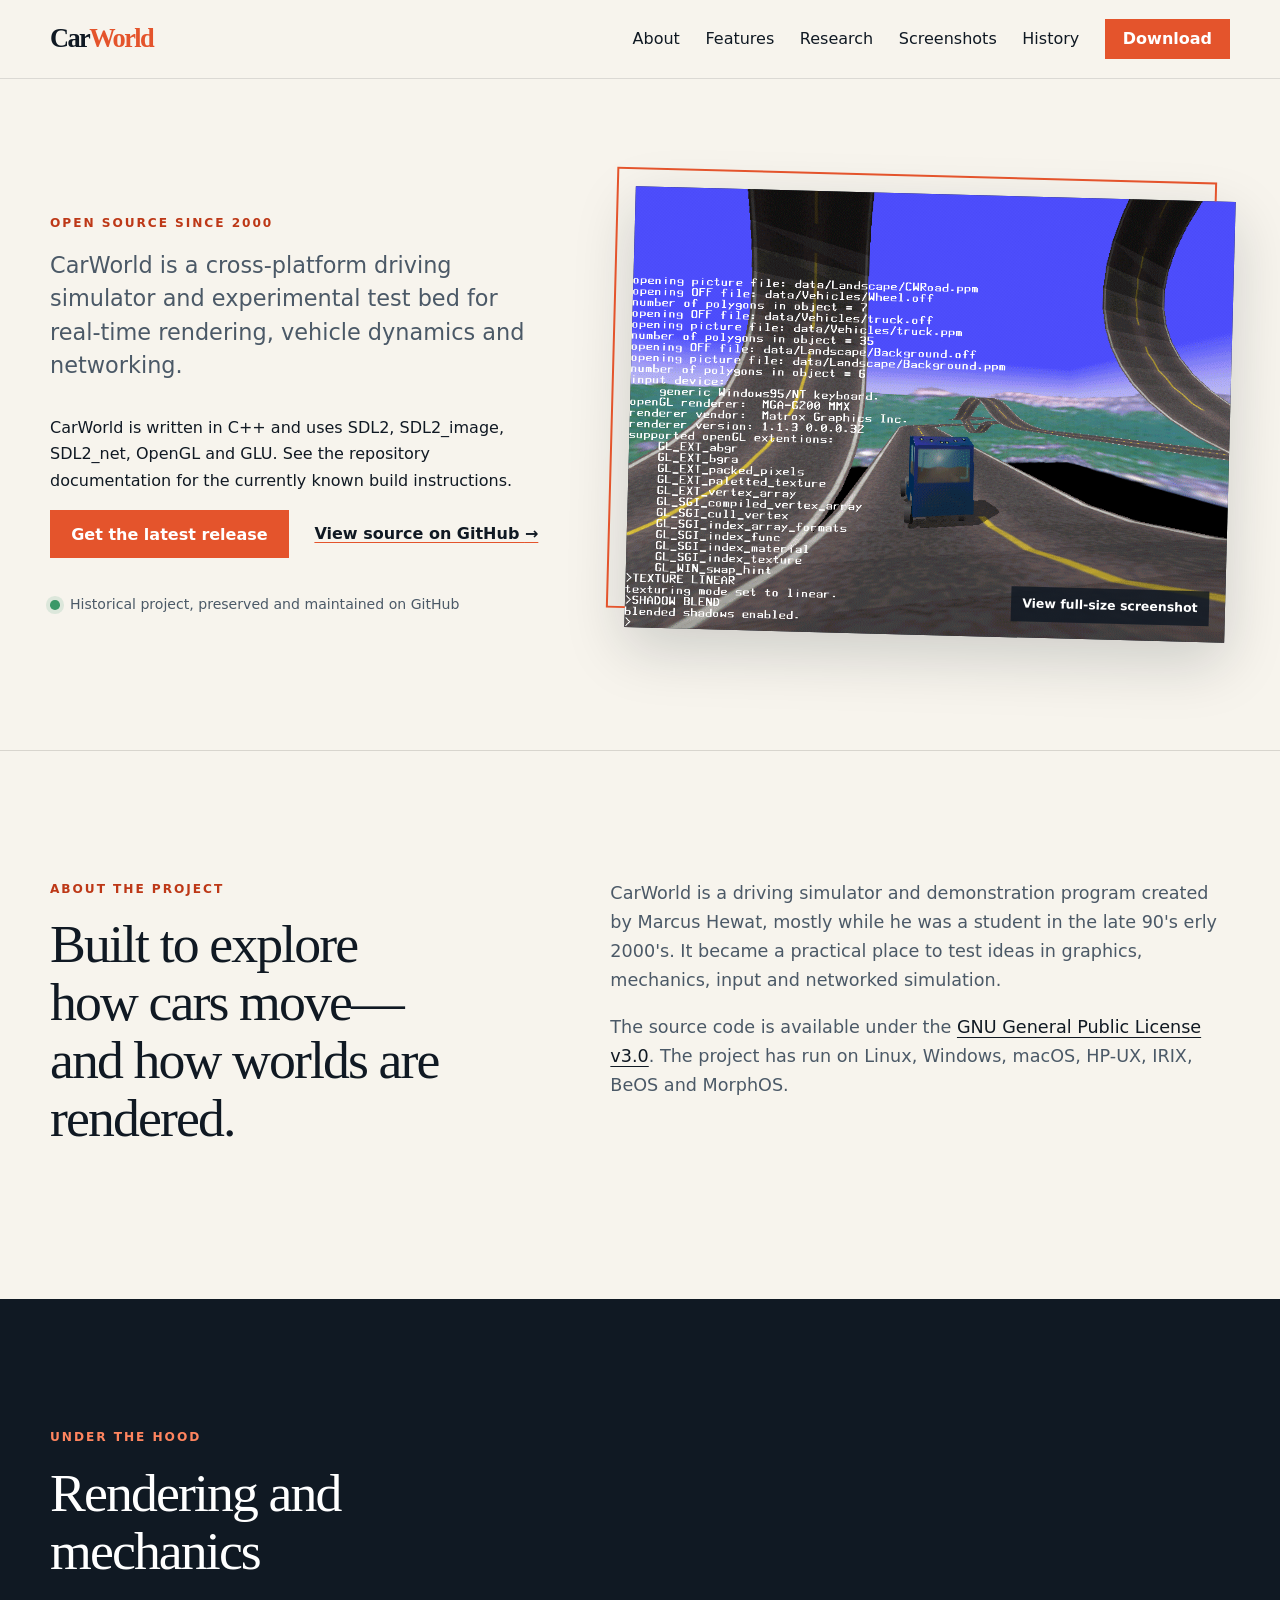
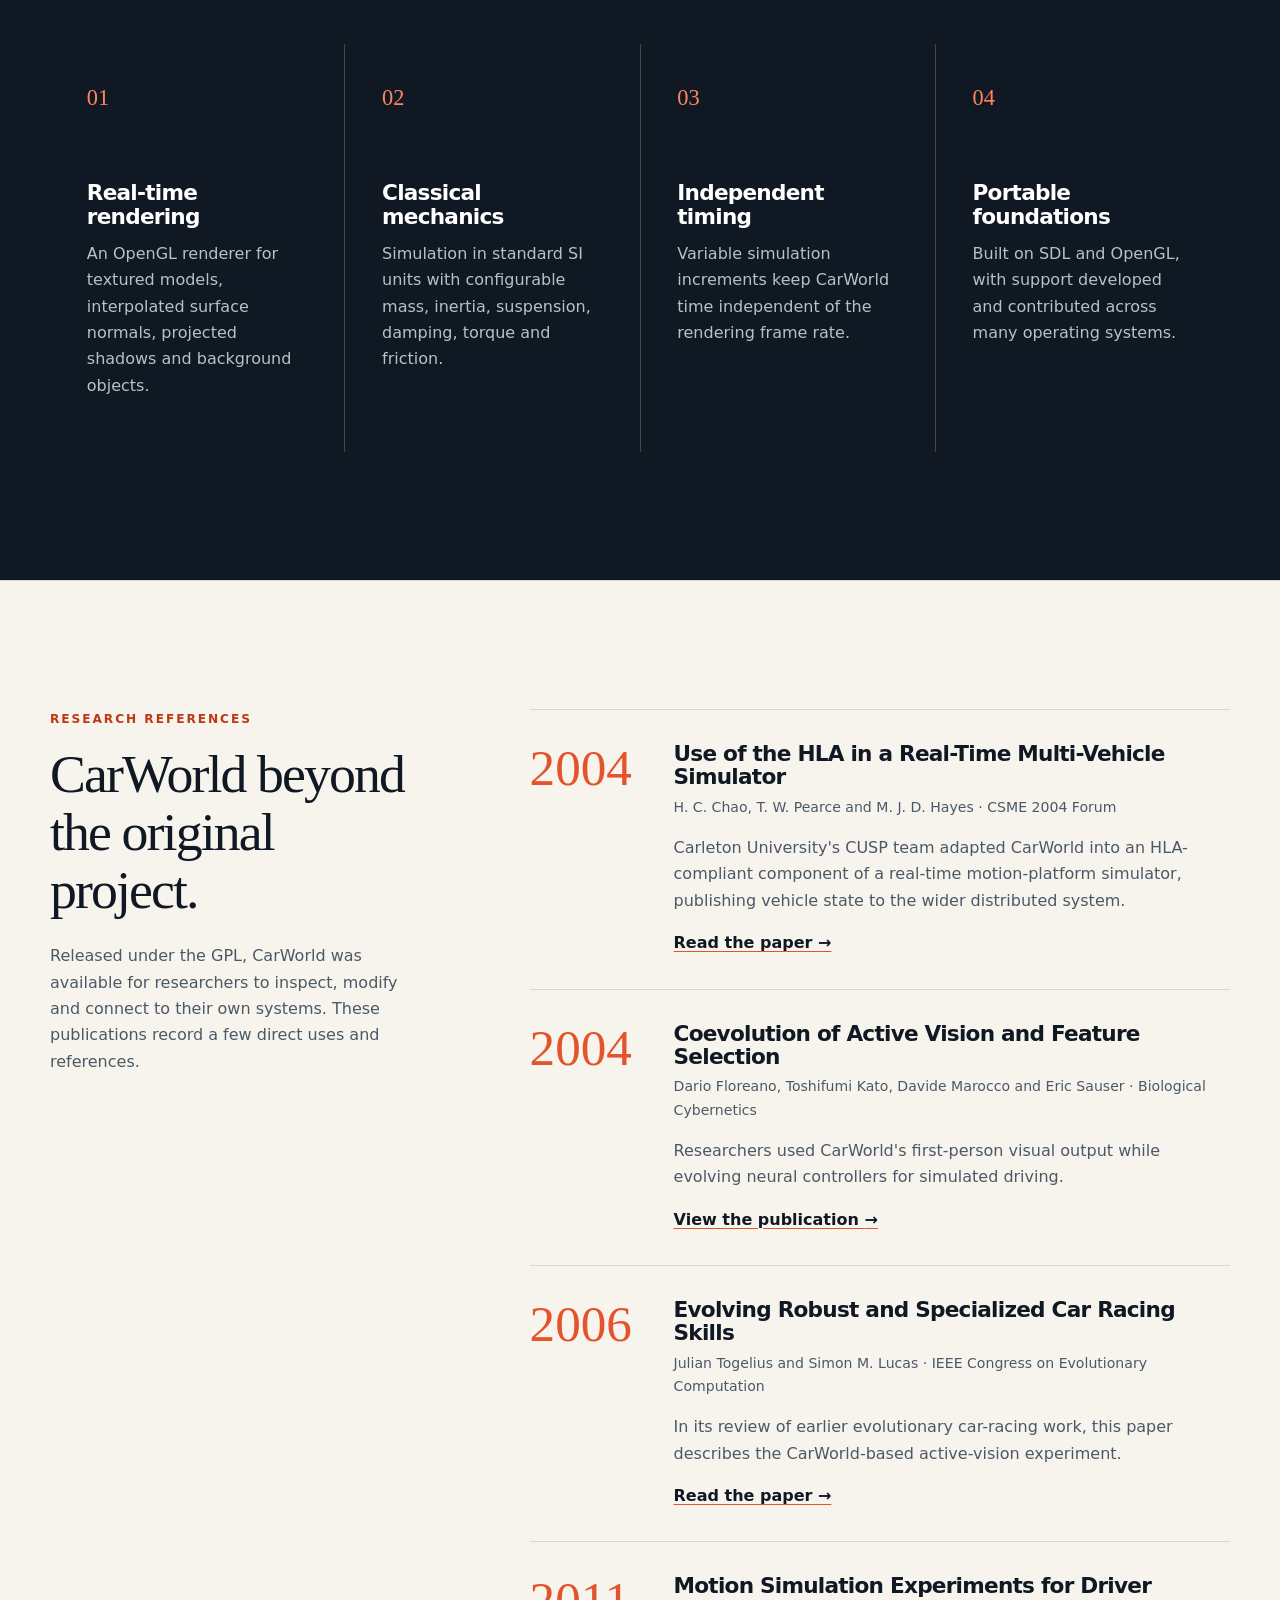
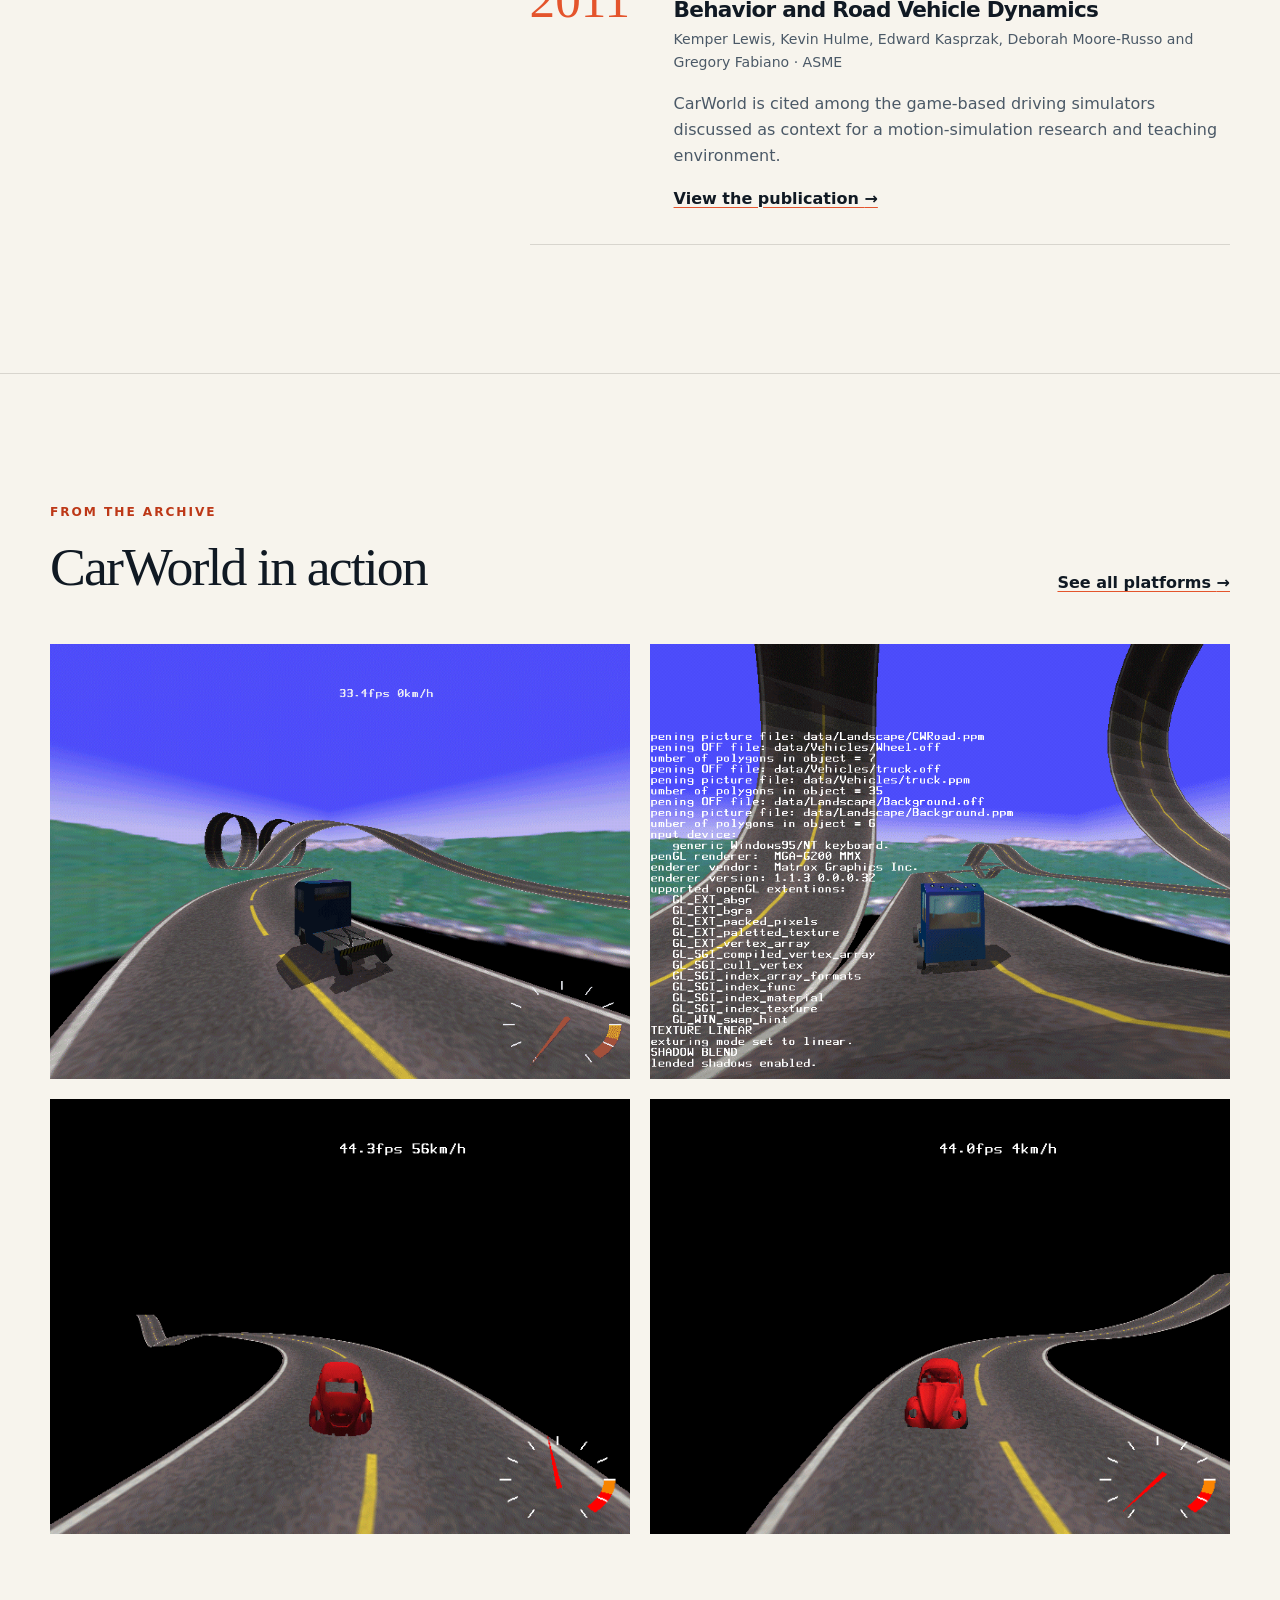
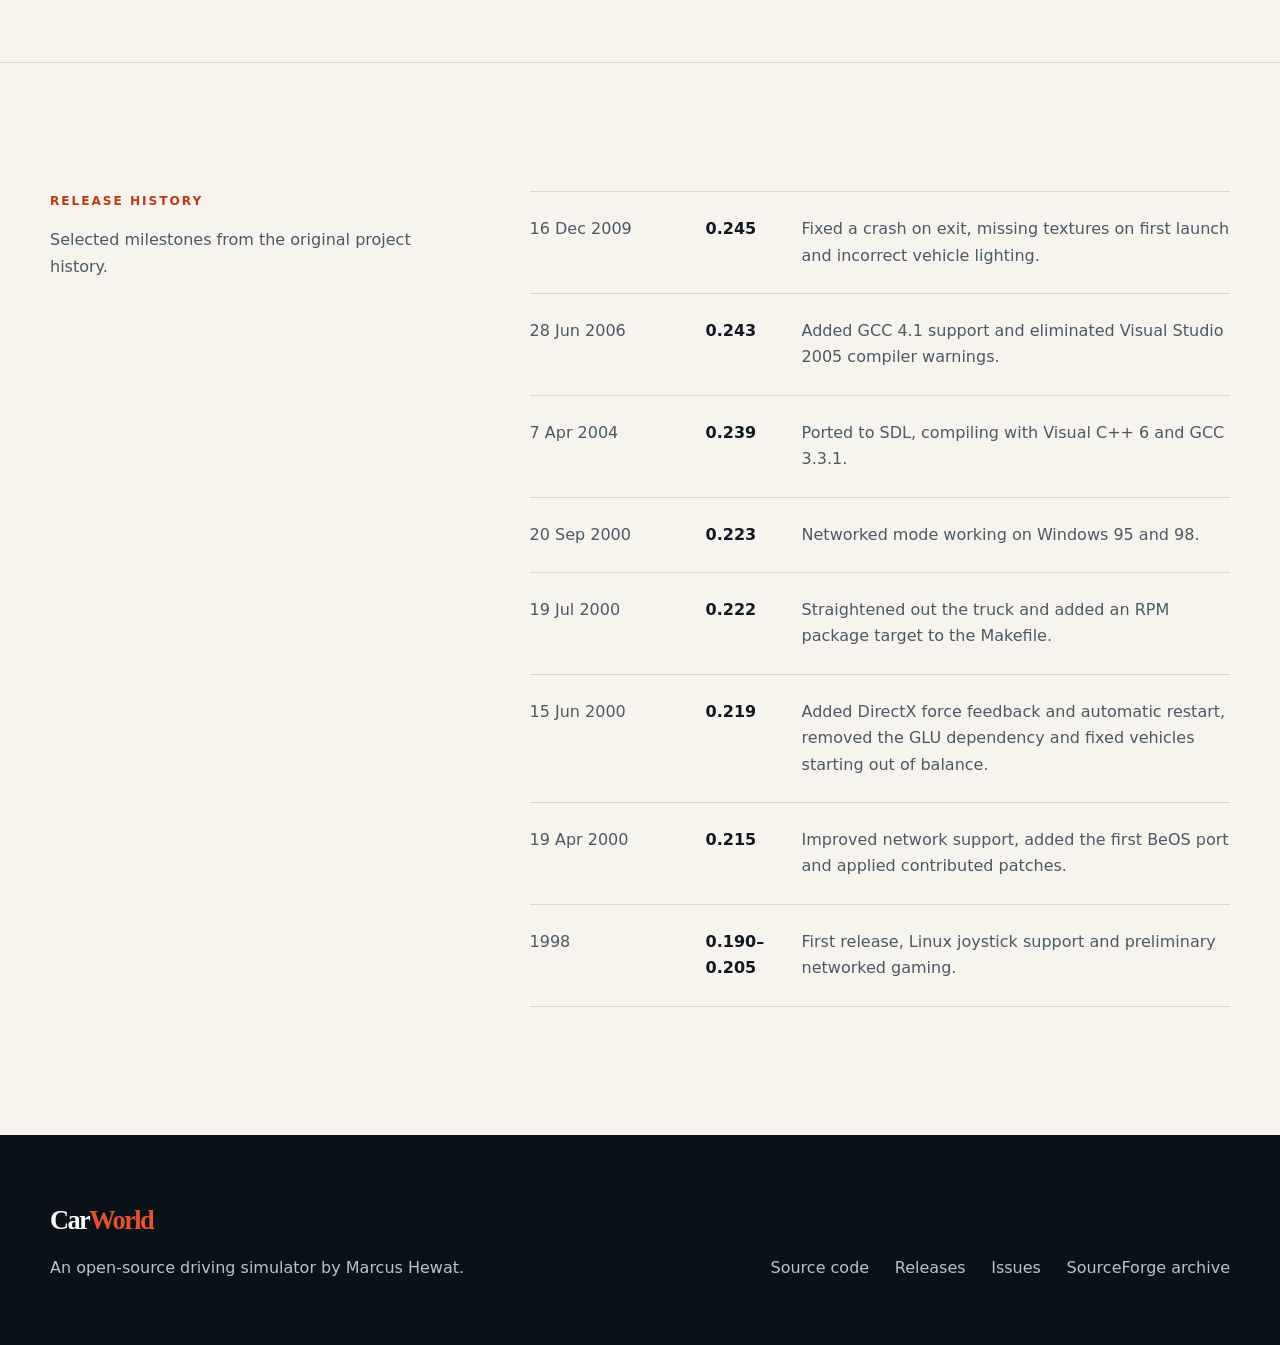
<file: docs/index.html>
<!doctype html>
<html lang="en">
<head>
  <meta charset="utf-8">
  <meta name="viewport" content="width=device-width, initial-scale=1">
  <meta name="description" content="CarWorld is an open-source, cross-platform driving simulator and vehicle dynamics experiment by Marcus Hewat.">
  <meta name="theme-color" content="#101923">
  <meta property="og:type" content="website">
  <meta property="og:title" content="CarWorld driving simulator">
  <meta property="og:description" content="An open-source, cross-platform driving simulator and vehicle dynamics experiment.">
  <meta property="og:url" content="https://ultrafly.github.io/carworld/">
  <meta property="og:image" content="https://ultrafly.github.io/carworld/cwscreen4.gif">
  <title>CarWorld — Open-source driving simulator</title>
  <link rel="stylesheet" href="style.css">
</head>
<body>
  <a class="skip-link" href="#main">Skip to main content</a>

  <header class="site-header">
    <nav class="nav container" aria-label="Primary navigation">
      <a class="wordmark" href="./" aria-label="CarWorld home">Car<span>World</span></a>
      <div class="nav-links">
        <a href="#about">About</a>
        <a href="#features">Features</a>
        <a href="#research">Research</a>
        <a href="screenshots/">Screenshots</a>
        <a href="#history">History</a>
        <a class="button button-small" href="https://github.com/UltraFly/carworld/releases">Download</a>
      </div>
    </nav>
  </header>

  <main id="main">
    <section class="hero">
      <div class="container hero-grid">
        <div class="hero-copy">
          <p class="eyebrow">Open source since 2000</p>
          <p class="lede">CarWorld is a cross-platform driving simulator and experimental test bed for real-time rendering, vehicle dynamics and networking.</p>
          <p>CarWorld is written in C++ and uses SDL2, SDL2_image, SDL2_net, OpenGL and GLU. See the repository documentation for the currently known build instructions.</p>
          <div class="hero-actions">
            <a class="button" href="https://github.com/UltraFly/carworld/releases">Get the latest release</a>
            <a class="text-link" href="https://github.com/UltraFly/carworld">View source on GitHub <span aria-hidden="true">→</span></a>
          </div>
          <p class="status"><span aria-hidden="true"></span> Historical project, preserved and maintained on GitHub</p>
        </div>
        <a class="hero-image" href="cwscreen4.gif">
          <img src="cwscreen4.gif" width="815" height="599" alt="CarWorld showing a red sports car on a road in a mountainous landscape">
          <span>View full-size screenshot</span>
        </a>
      </div>
    </section>

    <section class="section" id="about">
      <div class="container split">
        <div>
          <p class="eyebrow">About the project</p>
          <h2>Built to explore how cars move—and how worlds are rendered.</h2>
        </div>
        <div class="prose">
          <p>CarWorld is a driving simulator and demonstration program created by Marcus Hewat, mostly while he was a student in the late 90's erly 2000's. It became a practical place to test ideas in graphics, mechanics, input and networked simulation.</p>
          <p>The source code is available under the <a href="https://www.gnu.org/licenses/gpl-3.0.html">GNU General Public License v3.0</a>. The project has run on Linux, Windows, macOS, HP-UX, IRIX, BeOS and MorphOS.</p>
        </div>
      </div>
    </section>

    <section class="section section-dark" id="features">
      <div class="container">
        <p class="eyebrow">Under the hood</p>
        <h2>Rendering and mechanics</h2>
        <div class="feature-grid">
          <article class="feature-card">
            <p class="feature-number">01</p>
            <h3>Real-time rendering</h3>
            <p>An OpenGL renderer for textured models, interpolated surface normals, projected shadows and background objects.</p>
          </article>
          <article class="feature-card">
            <p class="feature-number">02</p>
            <h3>Classical mechanics</h3>
            <p>Simulation in standard SI units with configurable mass, inertia, suspension, damping, torque and friction.</p>
          </article>
          <article class="feature-card">
            <p class="feature-number">03</p>
            <h3>Independent timing</h3>
            <p>Variable simulation increments keep CarWorld time independent of the rendering frame rate.</p>
          </article>
          <article class="feature-card">
            <p class="feature-number">04</p>
            <h3>Portable foundations</h3>
            <p>Built on SDL and OpenGL, with support developed and contributed across many operating systems.</p>
          </article>
        </div>
      </div>
    </section>

    <section class="section" id="research">
      <div class="container research-layout">
        <div class="research-intro">
          <p class="eyebrow">Research references</p>
          <h2>CarWorld beyond the original project.</h2>
          <p class="muted">Released under the GPL, CarWorld was available for researchers to inspect, modify and connect to their own systems. These publications record a few direct uses and references.</p>
        </div>
        <ol class="research-list">
          <li>
            <time datetime="2004">2004</time>
            <article>
              <h3>Use of the HLA in a Real-Time Multi-Vehicle Simulator</h3>
              <p class="research-meta">H. C. Chao, T. W. Pearce and M. J. D. Hayes &middot; CSME 2004 Forum</p>
              <p>Carleton University's CUSP team adapted CarWorld into an HLA-compliant component of a real-time motion-platform simulator, publishing vehicle state to the wider distributed system.</p>
              <a class="text-link" href="https://carleton.ca/johnhayes/wp-content/uploads/sites/237/TheUseOfTheHLAinCUSP.pdf">Read the paper <span aria-hidden="true">&rarr;</span></a>
            </article>
          </li>
          <li>
            <time datetime="2004">2004</time>
            <article>
              <h3>Coevolution of Active Vision and Feature Selection</h3>
              <p class="research-meta">Dario Floreano, Toshifumi Kato, Davide Marocco and Eric Sauser &middot; Biological Cybernetics</p>
              <p>Researchers used CarWorld's first-person visual output while evolving neural controllers for simulated driving.</p>
              <a class="text-link" href="https://pubmed.ncbi.nlm.nih.gov/15052484/">View the publication <span aria-hidden="true">&rarr;</span></a>
            </article>
          </li>
          <li>
            <time datetime="2006">2006</time>
            <article>
              <h3>Evolving Robust and Specialized Car Racing Skills</h3>
              <p class="research-meta">Julian Togelius and Simon M. Lucas &middot; IEEE Congress on Evolutionary Computation</p>
              <p>In its review of earlier evolutionary car-racing work, this paper describes the CarWorld-based active-vision experiment.</p>
              <a class="text-link" href="https://web-archive.southampton.ac.uk/cogprints.org/5219/1/Togelius2006Evolving.pdf">Read the paper <span aria-hidden="true">&rarr;</span></a>
            </article>
          </li>
          <li>
            <time datetime="2011">2011</time>
            <article>
              <h3>Motion Simulation Experiments for Driver Behavior and Road Vehicle Dynamics</h3>
              <p class="research-meta">Kemper Lewis, Kevin Hulme, Edward Kasprzak, Deborah Moore-Russo and Gregory Fabiano &middot; ASME</p>
              <p>CarWorld is cited among the game-based driving simulators discussed as context for a motion-simulation research and teaching environment.</p>
              <a class="text-link" href="https://ouci.dntb.gov.ua/en/works/9QQBk219/">View the publication <span aria-hidden="true">&rarr;</span></a>
            </article>
          </li>
        </ol>
      </div>
    </section>

    <section class="section" id="screenshots">
      <div class="container">
        <div class="section-heading">
          <div>
            <p class="eyebrow">From the archive</p>
            <h2>CarWorld in action</h2>
          </div>
          <a class="text-link" href="screenshots/">See all platforms <span aria-hidden="true">→</span></a>
        </div>
        <div class="gallery">
          <a href="cwscreen3.gif">
            <img src="cwscreen3.gif" width="815" height="599" loading="lazy" alt="CarWorld rendered track and vehicle scene">
          </a>
          <a href="cwscreen4.gif">
            <img src="cwscreen4.gif" width="815" height="599" loading="lazy" alt="Red sports car driving through a mountainous landscape">
          </a>
          <a href="cwscreen1.gif">
            <img src="cwscreen1.gif" width="640" height="480" loading="lazy" alt="Early CarWorld vehicle dynamics demonstration">
          </a>
          <a href="cwscreen2.gif">
            <img src="cwscreen2.gif" width="640" height="480" loading="lazy" alt="Early CarWorld textured 3D scene">
          </a>
        </div>
      </div>
    </section>

    <section class="section" id="history">
      <div class="container history-layout">
        <div>
          <p class="eyebrow">Release history</p>
          <p class="muted">Selected milestones from the original project history.</p>
        </div>
        <ol class="timeline">
          <li>
            <time datetime="2009-12-16">16 Dec 2009</time>
            <div><strong>0.245</strong><span>Fixed a crash on exit, missing textures on first launch and incorrect vehicle lighting.</span></div>
          </li>
          <li>
            <time datetime="2006-06-28">28 Jun 2006</time>
            <div><strong>0.243</strong><span>Added GCC 4.1 support and eliminated Visual Studio 2005 compiler warnings.</span></div>
          </li>
          <li>
            <time datetime="2004-04-07">7 Apr 2004</time>
            <div><strong>0.239</strong><span>Ported to SDL, compiling with Visual C++ 6 and GCC 3.3.1.</span></div>
          </li>
          <li>
            <time datetime="2000-09-20">20 Sep 2000</time>
            <div><strong>0.223</strong><span>Networked mode working on Windows 95 and 98.</span></div>
          </li>
          <li>
            <time datetime="2000-07-19">19 Jul 2000</time>
            <div><strong>0.222</strong><span>Straightened out the truck and added an RPM package target to the Makefile.</span></div>
          </li>
          <li>
            <time datetime="2000-06-15">15 Jun 2000</time>
            <div><strong>0.219</strong><span>Added DirectX force feedback and automatic restart, removed the GLU dependency and fixed vehicles starting out of balance.</span></div>
          </li>
          <li>
            <time datetime="2000-04-19">19 Apr 2000</time>
            <div><strong>0.215</strong><span>Improved network support, added the first BeOS port and applied contributed patches.</span></div>
          </li>
          <li>
            <span class="timeline-date">1998</span>
            <div><strong>0.190–0.205</strong><span>First release, Linux joystick support and preliminary networked gaming.</span></div>
          </li>
        </ol>
      </div>
    </section>

  </main>

  <footer class="site-footer">
    <div class="container footer-grid">
      <div>
        <a class="wordmark wordmark-light" href="./">Car<span>World</span></a>
        <p>An open-source driving simulator by Marcus Hewat.</p>
      </div>
      <nav class="footer-links" aria-label="Project links">
        <a href="https://github.com/UltraFly/carworld">Source code</a>
        <a href="https://github.com/UltraFly/carworld/releases">Releases</a>
        <a href="https://github.com/UltraFly/carworld/issues">Issues</a>
        <a href="https://sourceforge.net/projects/carworld/">SourceForge archive</a>
      </nav>
    </div>
  </footer>
</body>
</html>
</file>
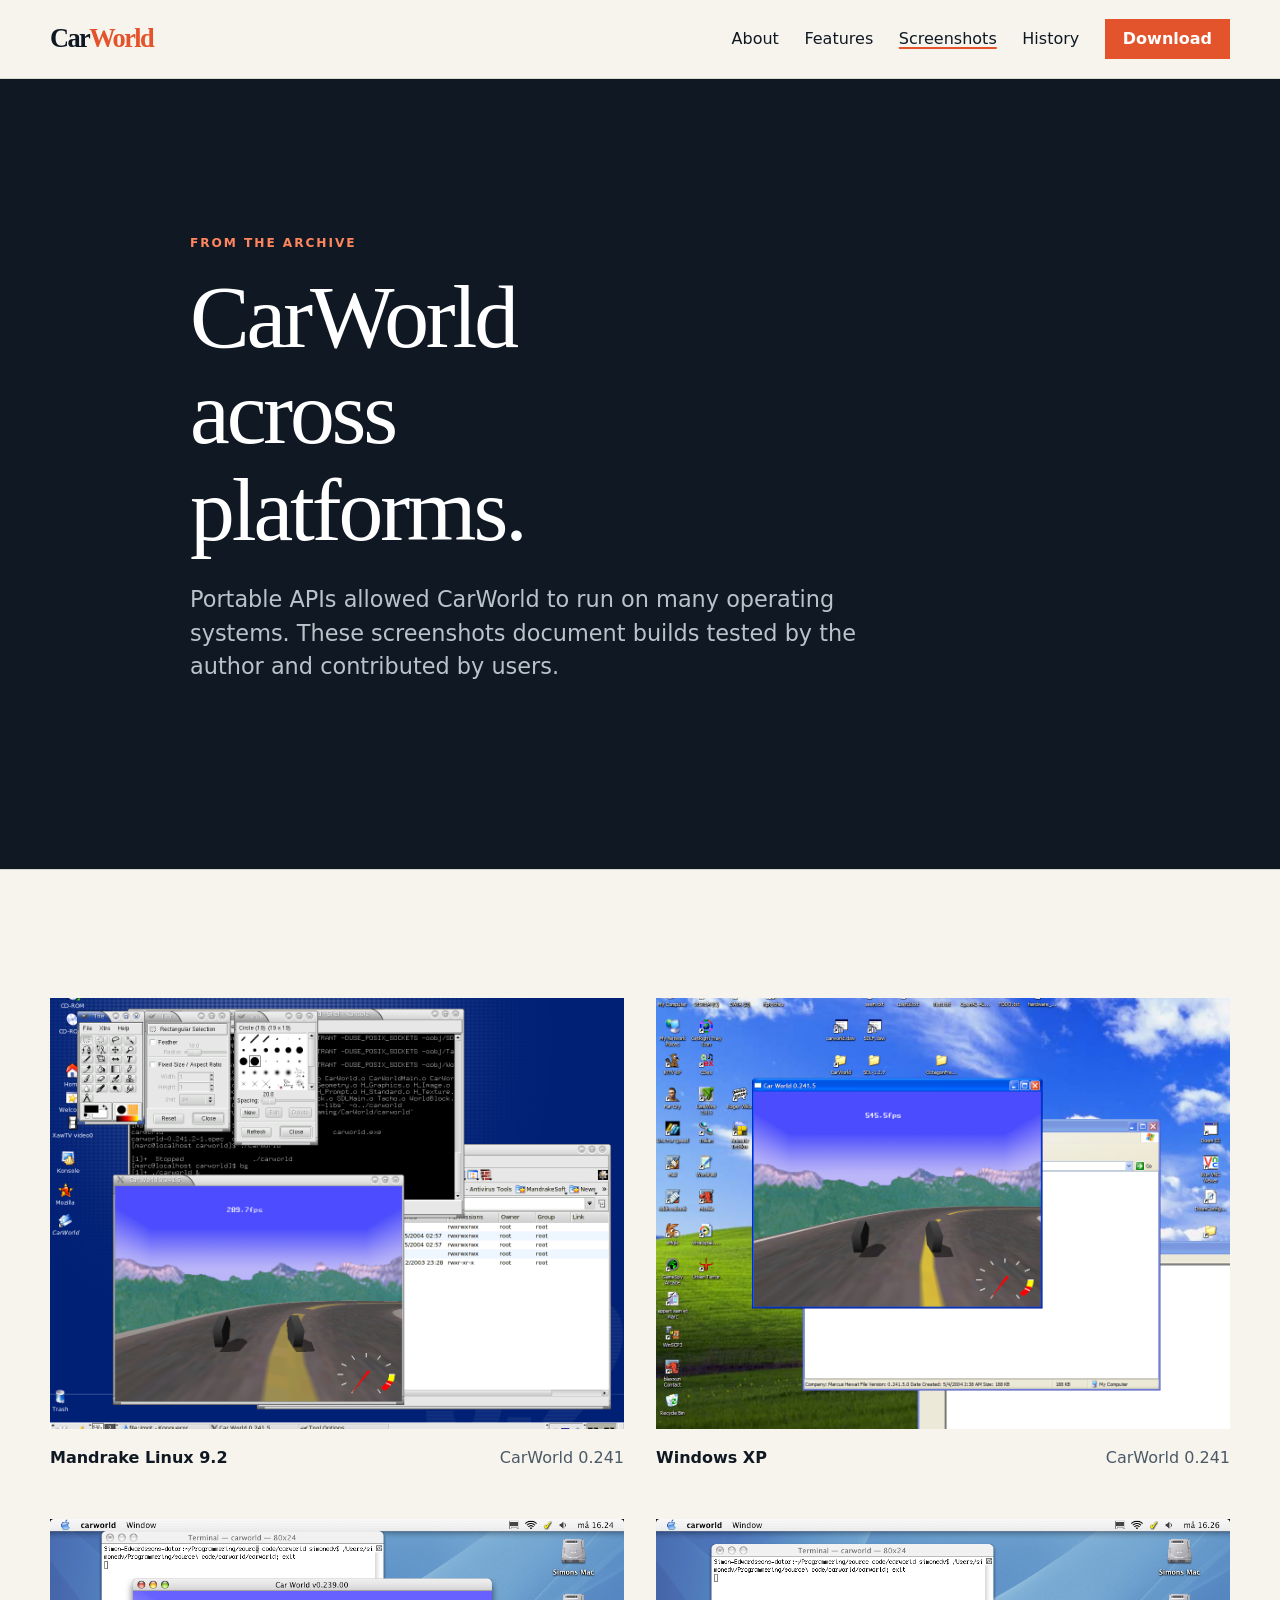
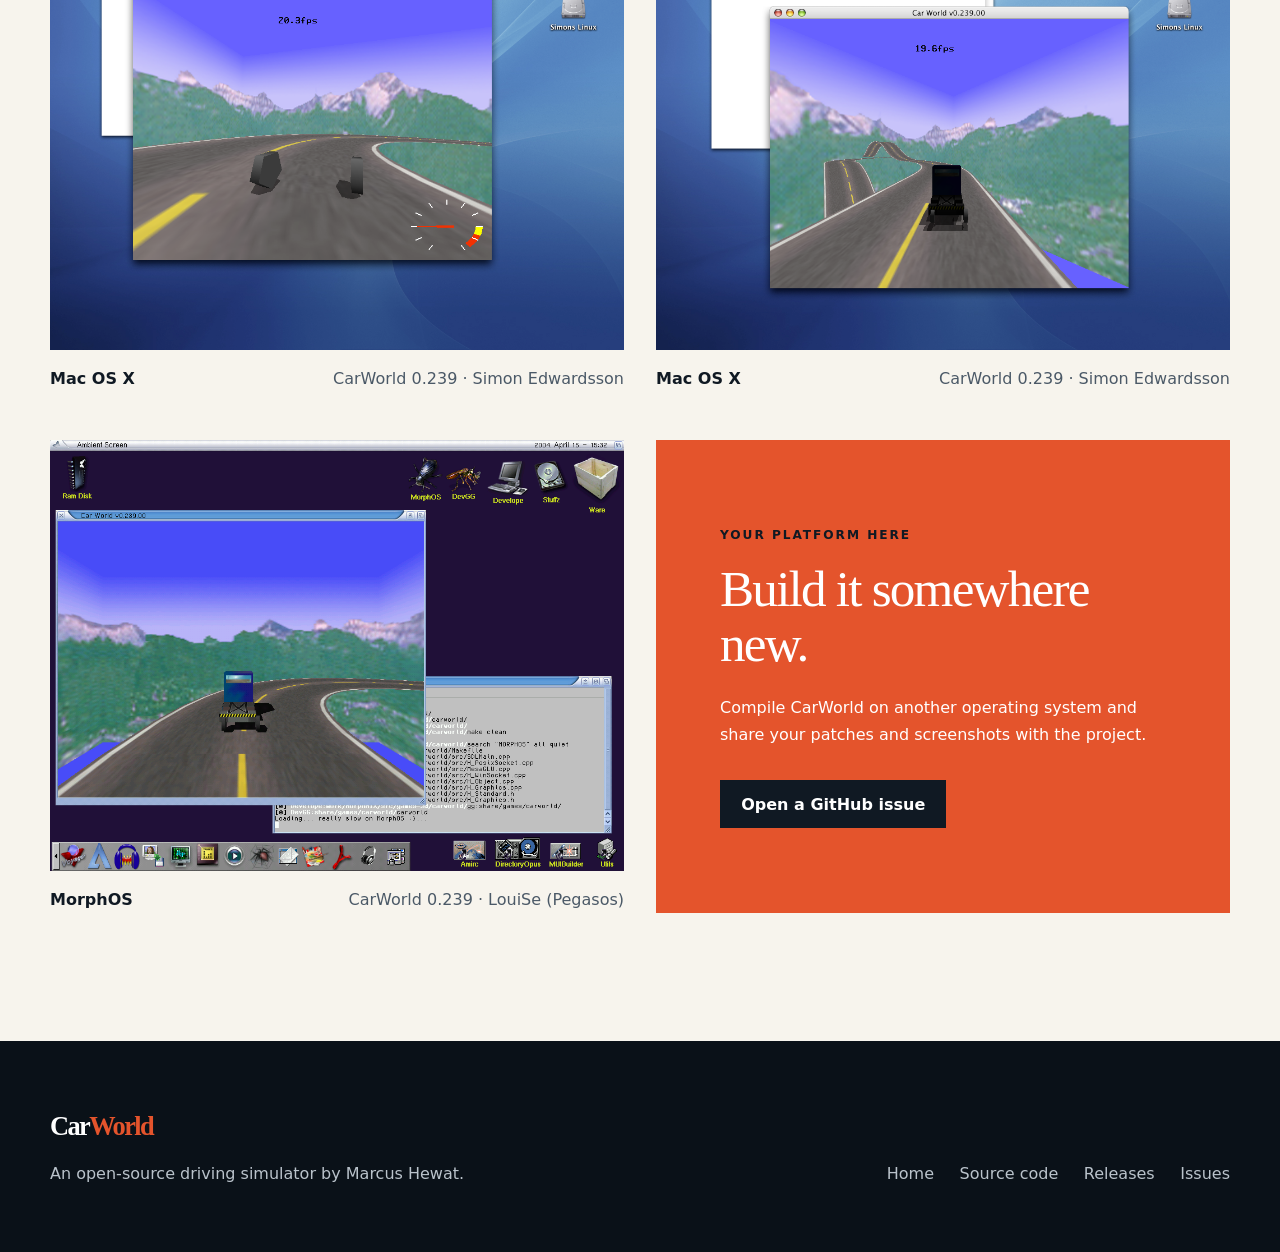
<file: docs/screenshots/index.html>
<!doctype html>
<html lang="en">
<head>
  <meta charset="utf-8">
  <meta name="viewport" content="width=device-width, initial-scale=1">
  <meta name="description" content="Archived screenshots of CarWorld running on Linux, Windows, macOS and MorphOS.">
  <meta name="theme-color" content="#101923">
  <title>Screenshots — CarWorld</title>
  <link rel="stylesheet" href="../style.css">
</head>
<body>
  <a class="skip-link" href="#main">Skip to main content</a>

  <header class="site-header">
    <nav class="nav container" aria-label="Primary navigation">
      <a class="wordmark" href="../" aria-label="CarWorld home">Car<span>World</span></a>
      <div class="nav-links">
        <a href="../#about">About</a>
        <a href="../#features">Features</a>
        <a href="./" aria-current="page">Screenshots</a>
        <a href="../#history">History</a>
        <a class="button button-small" href="https://github.com/UltraFly/carworld/releases">Download</a>
      </div>
    </nav>
  </header>

  <main id="main">
    <section class="page-hero">
      <div class="container narrow">
        <p class="eyebrow">From the archive</p>
        <h1>CarWorld across platforms.</h1>
        <p class="lede">Portable APIs allowed CarWorld to run on many operating systems. These screenshots document builds tested by the author and contributed by users.</p>
      </div>
    </section>

    <section class="section">
      <div class="container platform-gallery">
        <figure>
          <a href="carworld-0.241_mandrake_linux_9.2.png">
            <img src="carworld-0.241_mandrake_linux_9.2.png" width="1280" height="1024" alt="CarWorld version 0.241 running on Mandrake Linux 9.2">
          </a>
          <figcaption><strong>Mandrake Linux 9.2</strong><span>CarWorld 0.241</span></figcaption>
        </figure>
        <figure>
          <a href="carworld-0.241_windows_xp.png">
            <img src="carworld-0.241_windows_xp.png" width="1280" height="1024" alt="CarWorld version 0.241 running on Windows XP">
          </a>
          <figcaption><strong>Windows XP</strong><span>CarWorld 0.241</span></figcaption>
        </figure>
        <figure>
          <a href="carworld-0.239_mac_osx_1.png">
            <img src="carworld-0.239_mac_osx_1.png" width="1024" height="768" loading="lazy" alt="CarWorld version 0.239 running on Mac OS X">
          </a>
          <figcaption><strong>Mac OS X</strong><span>CarWorld 0.239 · Simon Edwardsson</span></figcaption>
        </figure>
        <figure>
          <a href="carworld-0.239_mac_osx_2.png">
            <img src="carworld-0.239_mac_osx_2.png" width="1024" height="768" loading="lazy" alt="A second view of CarWorld version 0.239 running on Mac OS X">
          </a>
          <figcaption><strong>Mac OS X</strong><span>CarWorld 0.239 · Simon Edwardsson</span></figcaption>
        </figure>
        <figure>
          <a href="carworld-0.239_morphos.png">
            <img src="carworld-0.239_morphos.png" width="1024" height="768" loading="lazy" alt="CarWorld version 0.239 running on MorphOS">
          </a>
          <figcaption><strong>MorphOS</strong><span>CarWorld 0.239 · LouiSe (Pegasos)</span></figcaption>
        </figure>
        <aside class="contribute-card">
          <p class="eyebrow">Your platform here</p>
          <h2>Build it somewhere new.</h2>
          <p>Compile CarWorld on another operating system and share your patches and screenshots with the project.</p>
          <a class="button button-dark" href="https://github.com/UltraFly/carworld/issues">Open a GitHub issue</a>
        </aside>
      </div>
    </section>
  </main>

  <footer class="site-footer">
    <div class="container footer-grid">
      <div>
        <a class="wordmark wordmark-light" href="../">Car<span>World</span></a>
        <p>An open-source driving simulator by Marcus Hewat.</p>
      </div>
      <nav class="footer-links" aria-label="Project links">
        <a href="../">Home</a>
        <a href="https://github.com/UltraFly/carworld">Source code</a>
        <a href="https://github.com/UltraFly/carworld/releases">Releases</a>
        <a href="https://github.com/UltraFly/carworld/issues">Issues</a>
      </nav>
    </div>
  </footer>
</body>
</html>
</file>
<file: docs/style.css>
:root {
  --ink: #101923;
  --ink-soft: #4b5967;
  --paper: #f7f4ed;
  --white: #fff;
  --line: #d8d5ce;
  --accent: #e4542c;
  --accent-dark: #bd3817;
  --max-width: 1180px;
  --shadow: 0 20px 60px rgb(16 25 35 / 18%);
}

* {
  box-sizing: border-box;
}

html {
  scroll-behavior: smooth;
}

body {
  margin: 0;
  color: var(--ink);
  background: var(--paper);
  font-family: Inter, ui-sans-serif, system-ui, -apple-system, BlinkMacSystemFont, "Segoe UI", sans-serif;
  font-size: 1rem;
  line-height: 1.65;
}

img {
  display: block;
  max-width: 100%;
  height: auto;
}

a {
  color: inherit;
  text-decoration-thickness: 1px;
  text-underline-offset: 0.2em;
}

a:focus-visible {
  outline: 3px solid var(--accent);
  outline-offset: 4px;
}

h1,
h2,
h3,
p {
  margin-top: 0;
}

h1,
h2,
h3 {
  line-height: 1.08;
  letter-spacing: -0.035em;
}

h1 {
  max-width: 12ch;
  margin-bottom: 1.5rem;
  font-family: Georgia, "Times New Roman", serif;
  font-size: clamp(3.2rem, 7vw, 6.7rem);
  font-weight: 400;
}

h2 {
  max-width: 15ch;
  margin-bottom: 1.5rem;
  font-family: Georgia, "Times New Roman", serif;
  font-size: clamp(2.25rem, 4.2vw, 4.2rem);
  font-weight: 400;
}

h3 {
  margin-bottom: 0.8rem;
  font-size: 1.35rem;
}

.container {
  width: min(calc(100% - 2.5rem), var(--max-width));
  margin-inline: auto;
}

.narrow {
  max-width: 900px;
}

.skip-link {
  position: fixed;
  z-index: 100;
  top: 1rem;
  left: 1rem;
  padding: 0.7rem 1rem;
  color: var(--white);
  background: var(--ink);
  transform: translateY(-200%);
}

.skip-link:focus {
  transform: translateY(0);
}

.site-header {
  position: relative;
  z-index: 10;
  border-bottom: 1px solid rgb(16 25 35 / 12%);
}

.nav {
  display: flex;
  min-height: 78px;
  align-items: center;
  justify-content: space-between;
  gap: 2rem;
}

.wordmark {
  font-family: Georgia, "Times New Roman", serif;
  font-size: 1.65rem;
  font-weight: 700;
  letter-spacing: -0.06em;
  text-decoration: none;
}

.wordmark span {
  color: var(--accent);
}

.nav-links,
.footer-links,
.hero-actions {
  display: flex;
  align-items: center;
  gap: 1.6rem;
}

.nav-links > a:not(.button),
.footer-links a {
  text-decoration: none;
}

.nav-links > a:not(.button):hover,
.nav-links > a[aria-current="page"] {
  text-decoration: underline;
  text-decoration-color: var(--accent);
  text-decoration-thickness: 2px;
}

.button {
  display: inline-flex;
  min-height: 48px;
  align-items: center;
  justify-content: center;
  padding: 0.75rem 1.2rem;
  border: 2px solid var(--accent);
  color: var(--white);
  background: var(--accent);
  font-weight: 700;
  line-height: 1.2;
  text-decoration: none;
  transition: background 150ms ease, border-color 150ms ease, transform 150ms ease;
}

.button:hover {
  border-color: var(--accent-dark);
  background: var(--accent-dark);
  transform: translateY(-2px);
}

.button-small {
  min-height: 40px;
  padding: 0.55rem 1rem;
}

.button-dark {
  border-color: var(--ink);
  background: var(--ink);
}

.button-dark:hover {
  border-color: #2a3947;
  background: #2a3947;
}

.text-link {
  font-weight: 700;
  text-decoration-color: var(--accent);
}

.hero {
  padding: clamp(4rem, 9vw, 8rem) 0;
  overflow: hidden;
}

.hero-grid {
  display: grid;
  grid-template-columns: minmax(0, 0.9fr) minmax(400px, 1.1fr);
  align-items: center;
  gap: clamp(3rem, 7vw, 7rem);
}

.eyebrow {
  margin-bottom: 1rem;
  color: var(--accent-dark);
  font-size: 0.76rem;
  font-weight: 800;
  letter-spacing: 0.16em;
  text-transform: uppercase;
}

.lede {
  max-width: 42rem;
  margin-bottom: 2rem;
  color: var(--ink-soft);
  font-size: clamp(1.15rem, 2vw, 1.4rem);
  line-height: 1.5;
}

.status {
  display: flex;
  align-items: center;
  gap: 0.65rem;
  margin: 2.2rem 0 0;
  color: var(--ink-soft);
  font-size: 0.88rem;
}

.status span {
  width: 0.6rem;
  height: 0.6rem;
  border-radius: 50%;
  background: #3b9868;
  box-shadow: 0 0 0 4px rgb(59 152 104 / 14%);
}

.hero-image {
  position: relative;
  display: block;
  color: var(--white);
  background: var(--ink);
  box-shadow: var(--shadow);
  text-decoration: none;
  transform: rotate(1.5deg);
}

.hero-image::before {
  position: absolute;
  z-index: -1;
  inset: -1.2rem 1.2rem 1.2rem -1.2rem;
  border: 2px solid var(--accent);
  content: "";
}

.hero-image img {
  width: 100%;
  aspect-ratio: 815 / 599;
  object-fit: cover;
}

.hero-image span {
  position: absolute;
  right: 1rem;
  bottom: 1rem;
  padding: 0.45rem 0.7rem;
  background: rgb(16 25 35 / 84%);
  font-size: 0.78rem;
  font-weight: 700;
}

.section {
  padding: clamp(5rem, 10vw, 9rem) 0;
  border-top: 1px solid var(--line);
}

.split {
  display: grid;
  grid-template-columns: minmax(0, 0.85fr) minmax(0, 1.15fr);
  gap: clamp(3rem, 8vw, 9rem);
}

.prose {
  max-width: 45rem;
  color: var(--ink-soft);
  font-size: 1.1rem;
}

.prose a {
  color: var(--ink);
}

.section-dark {
  color: var(--white);
  background: var(--ink);
  border: 0;
}

.section-dark .eyebrow {
  color: #ff855f;
}

.feature-grid {
  display: grid;
  grid-template-columns: repeat(4, 1fr);
  gap: 1px;
  margin-top: 4rem;
  background: rgb(255 255 255 / 20%);
}

.feature-card {
  min-height: 290px;
  padding: clamp(1.5rem, 3vw, 2.3rem);
  background: var(--ink);
}

.feature-card p:last-child {
  color: #b8c1c8;
}

.feature-number {
  margin-bottom: 4rem;
  color: #ff855f;
  font-family: Georgia, "Times New Roman", serif;
  font-size: 1.4rem;
}

.research-layout {
  display: grid;
  grid-template-columns: minmax(0, 0.7fr) minmax(0, 1.3fr);
  gap: clamp(3rem, 8vw, 9rem);
}

.research-intro {
  align-self: start;
}

.research-intro .muted {
  max-width: 32rem;
}

.research-list {
  margin: 0;
  padding: 0;
  list-style: none;
}

.research-list li {
  display: grid;
  grid-template-columns: 7rem minmax(0, 1fr);
  gap: 2rem;
  padding: 2rem 0;
  border-top: 1px solid var(--line);
}

.research-list li:last-child {
  border-bottom: 1px solid var(--line);
}

.research-list time {
  color: var(--accent);
  font-family: Georgia, "Times New Roman", serif;
  font-size: clamp(2.4rem, 4vw, 3.6rem);
  font-variant-numeric: tabular-nums;
  line-height: 1;
}

.research-list h3 {
  margin-bottom: 0.45rem;
}

.research-list article > p {
  color: var(--ink-soft);
}

.research-meta {
  margin-bottom: 1rem;
  font-size: 0.88rem;
}

.section-heading {
  display: flex;
  align-items: end;
  justify-content: space-between;
  gap: 2rem;
  margin-bottom: 3rem;
}

.section-heading h2 {
  margin-bottom: 0;
}

.gallery {
  display: grid;
  grid-template-columns: repeat(2, 1fr);
  gap: 1.25rem;
}

.gallery a {
  display: block;
  overflow: hidden;
  background: var(--ink);
}

.gallery img {
  width: 100%;
  aspect-ratio: 4 / 3;
  object-fit: cover;
  transition: opacity 180ms ease, transform 350ms ease;
}

.gallery a:hover img,
.platform-gallery figure a:hover img {
  opacity: 0.82;
  transform: scale(1.025);
}

.history-layout {
  display: grid;
  grid-template-columns: 0.7fr 1.3fr;
  gap: clamp(3rem, 8vw, 9rem);
}

.muted {
  color: var(--ink-soft);
}

.timeline {
  margin: 0;
  padding: 0;
  list-style: none;
}

.timeline li {
  display: grid;
  grid-template-columns: 9rem 1fr;
  gap: 2rem;
  padding: 1.5rem 0;
  border-top: 1px solid var(--line);
}

.timeline li:last-child {
  border-bottom: 1px solid var(--line);
}

.timeline time,
.timeline-date {
  color: var(--ink-soft);
  font-variant-numeric: tabular-nums;
}

.timeline div {
  display: grid;
  grid-template-columns: 5rem 1fr;
  gap: 1rem;
}

.timeline div span {
  color: var(--ink-soft);
}

.site-footer {
  padding: 4rem 0;
  color: #bac3cb;
  background: #0a1118;
}

.footer-grid {
  display: flex;
  align-items: end;
  justify-content: space-between;
  gap: 3rem;
}

.wordmark-light {
  color: var(--white);
}

.site-footer p {
  margin: 0.8rem 0 0;
}

.footer-links {
  flex-wrap: wrap;
  justify-content: flex-end;
}

.footer-links a:hover {
  color: var(--white);
}

.page-hero {
  padding: clamp(5rem, 12vw, 10rem) 0;
  color: var(--white);
  background: var(--ink);
}

.page-hero h1 {
  max-width: 11ch;
}

.page-hero .eyebrow {
  color: #ff855f;
}

.page-hero .lede {
  color: #bac3cb;
}

.platform-gallery {
  display: grid;
  grid-template-columns: repeat(2, minmax(0, 1fr));
  gap: 3rem 2rem;
}

.platform-gallery figure {
  margin: 0;
}

.platform-gallery figure a {
  display: block;
  overflow: hidden;
  background: var(--ink);
}

.platform-gallery figure img {
  width: 100%;
  aspect-ratio: 4 / 3;
  object-fit: cover;
  transition: opacity 180ms ease, transform 350ms ease;
}

.platform-gallery figcaption {
  display: flex;
  justify-content: space-between;
  gap: 1rem;
  padding-top: 1rem;
}

.platform-gallery figcaption span {
  color: var(--ink-soft);
  text-align: right;
}

.contribute-card {
  display: flex;
  min-height: 350px;
  align-items: flex-start;
  flex-direction: column;
  justify-content: center;
  padding: clamp(2rem, 5vw, 4rem);
  color: var(--white);
  background: var(--accent);
}

.contribute-card .eyebrow {
  color: var(--ink);
}

.contribute-card h2 {
  font-size: clamp(2rem, 4vw, 3.4rem);
}

.contribute-card .button {
  margin-top: 1rem;
}

@media (max-width: 900px) {
  .hero-grid,
  .split,
  .research-layout,
  .history-layout {
    grid-template-columns: 1fr;
  }

  .hero-grid {
    gap: 5rem;
  }

  .feature-grid {
    grid-template-columns: repeat(2, 1fr);
  }

  .feature-card {
    min-height: 240px;
  }

  .feature-number {
    margin-bottom: 2.5rem;
  }
}

@media (max-width: 680px) {
  .nav {
    min-height: 68px;
  }

  .nav-links > a:not(.button) {
    display: none;
  }

  .nav-links {
    gap: 0;
  }

  .hero-grid {
    grid-template-columns: minmax(0, 1fr);
  }

  .hero-actions,
  .section-heading,
  .footer-grid {
    align-items: flex-start;
    flex-direction: column;
  }

  .feature-grid,
  .gallery,
  .platform-gallery {
    grid-template-columns: 1fr;
  }

  .timeline li,
  .timeline div,
  .research-list li {
    grid-template-columns: 1fr;
    gap: 0.35rem;
  }

  .footer-links {
    justify-content: flex-start;
  }

  .platform-gallery figcaption {
    flex-direction: column;
    gap: 0.2rem;
  }

  .platform-gallery figcaption span {
    text-align: left;
  }
}

@media (prefers-reduced-motion: reduce) {
  html {
    scroll-behavior: auto;
  }

  *,
  *::before,
  *::after {
    transition-duration: 0.01ms !important;
  }
}
</file>
